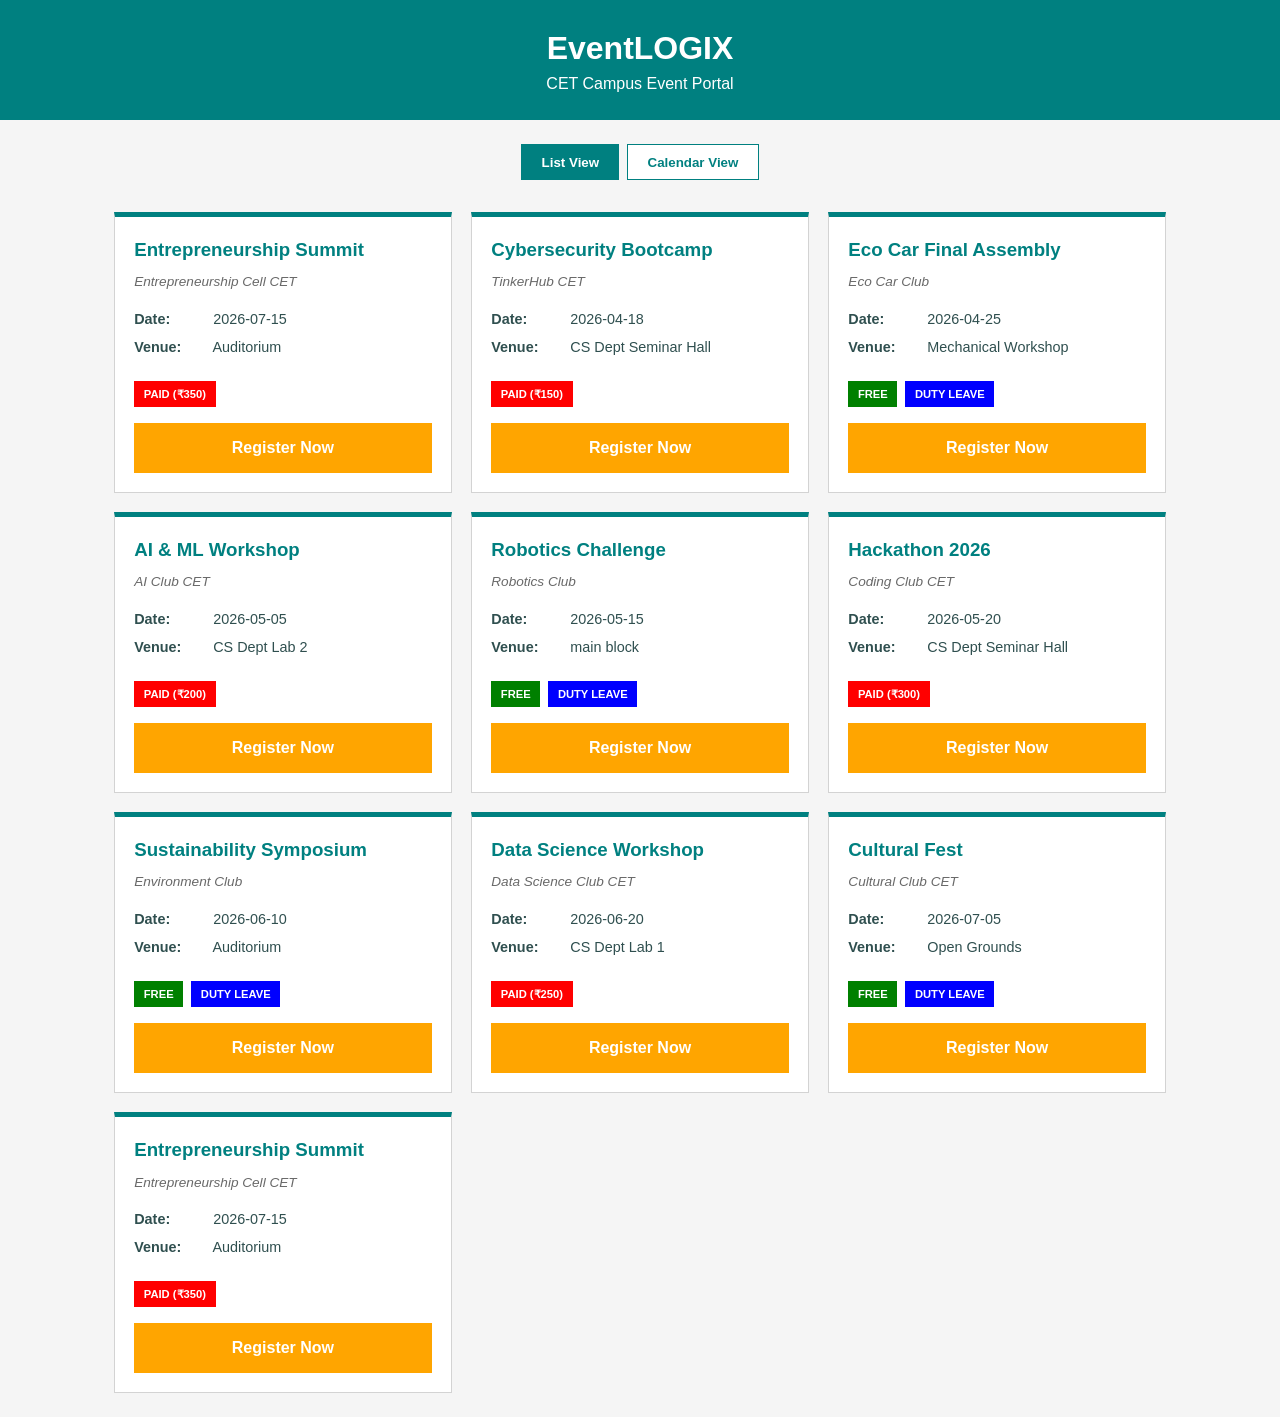
<file: index.html>
<!DOCTYPE html>
<html lang="en">
<head>
    <meta charset="UTF-8">
    <meta name="viewport" content="width=device-width, initial-scale=1.0">
    <title>EventLOGIX | CET Portal</title>
    <link rel="stylesheet" href="style.css">
</head>
<body>

<header>
    <h1>EventLOGIX</h1>
    <p>CET Campus Event Portal</p>
</header>

<main>
    <div class="controls">
        <button id="btn-list" class="toggle-btn active" onclick="switchView('list')">List View</button>
        <button id="btn-calendar" class="toggle-btn" onclick="switchView('calendar')">Calendar View</button>
    </div>

    <div id="list-view" class="active">
        <div id="event-container" class="event-grid"></div>
    </div>

    <div id="calendar-view">
        <div class="cal-wrapper">
            <div class="cal-nav">
                <button class="toggle-btn" onclick="changeMonth(-1)">Prev</button>
                <h3 id="cal-label"></h3>
                <button class="toggle-btn" onclick="changeMonth(1)">Next</button>
            </div>
            <div class="cal-grid" id="cal-grid"></div>
        </div>
    </div>
</main>

<script src="script.js"></script>
</body>
</html>
</file>
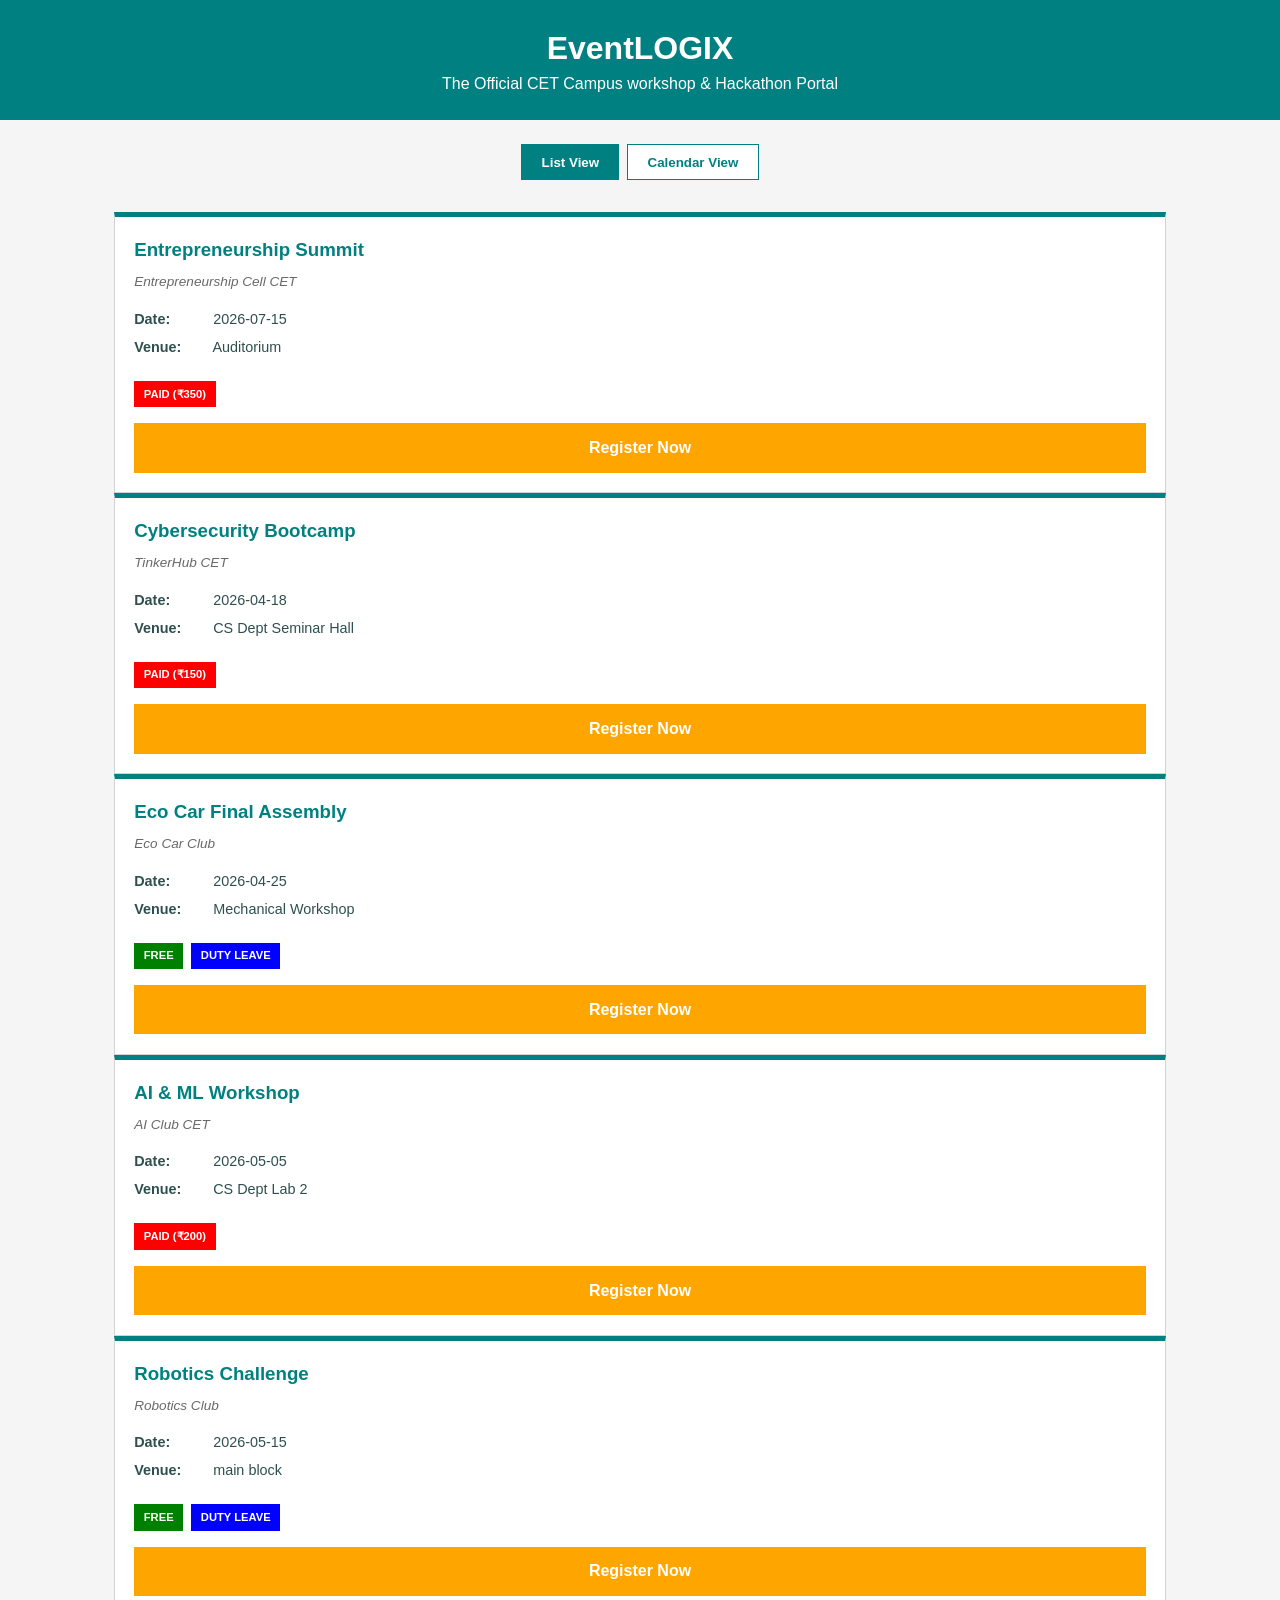
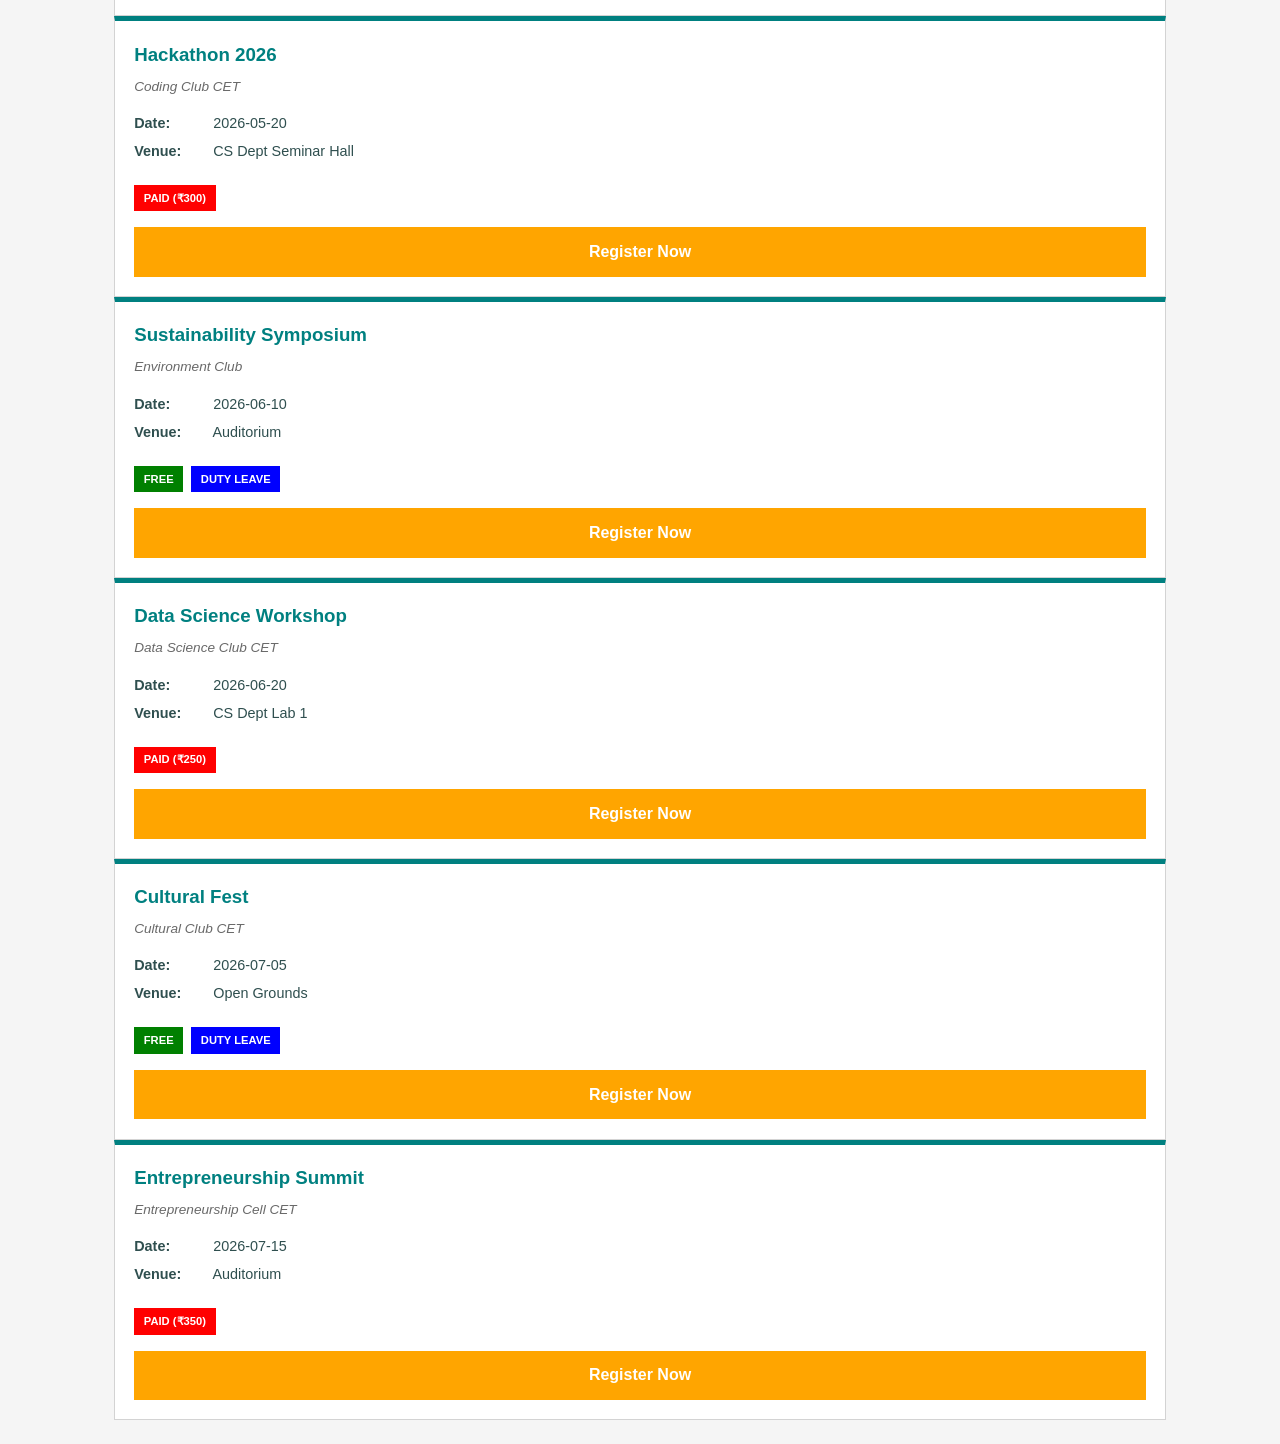
<file: main.html>
<!DOCTYPE html>
<html lang="en">
<head>
    <meta charset="UTF-8">
    <meta name="viewport" content="width=device-width, initial-scale=1.0">
    <title>EventLOGIX</title>
    <link rel="stylesheet" href="style.css">
</head>
<body>

    <header>
        <h1>EventLOGIX</h1>
        <p>The Official CET Campus workshop & Hackathon Portal</p>
    </header>

    <main>
        
        <section class="controls">
            <button id="btn-list" class="toggle-btn active" onclick="switchView('list')">List View</button>
            <button id="btn-calendar" class="toggle-btn" onclick="switchView('calendar')">Calendar View</button>
        </section>

        <div id="list-view" class="active">
            <div id="event-container" class="grid-container"></div>
        </div>

        <div id="calendar-view">
            <div class="calendar-header">
                <button class="toggle-btn" onclick="changeMonth(-1)">&#8592; Prev</button>
                <h2 id="calendar-month-year"></h2>
                <button class="toggle-btn" onclick="changeMonth(1)">Next &#8594;</button>
            </div>
            <div class="calendar-grid" id="calendar-grid"></div>
        </div>

    </main>

    <script src="script.js"></script>
</body>
</html>
</file>
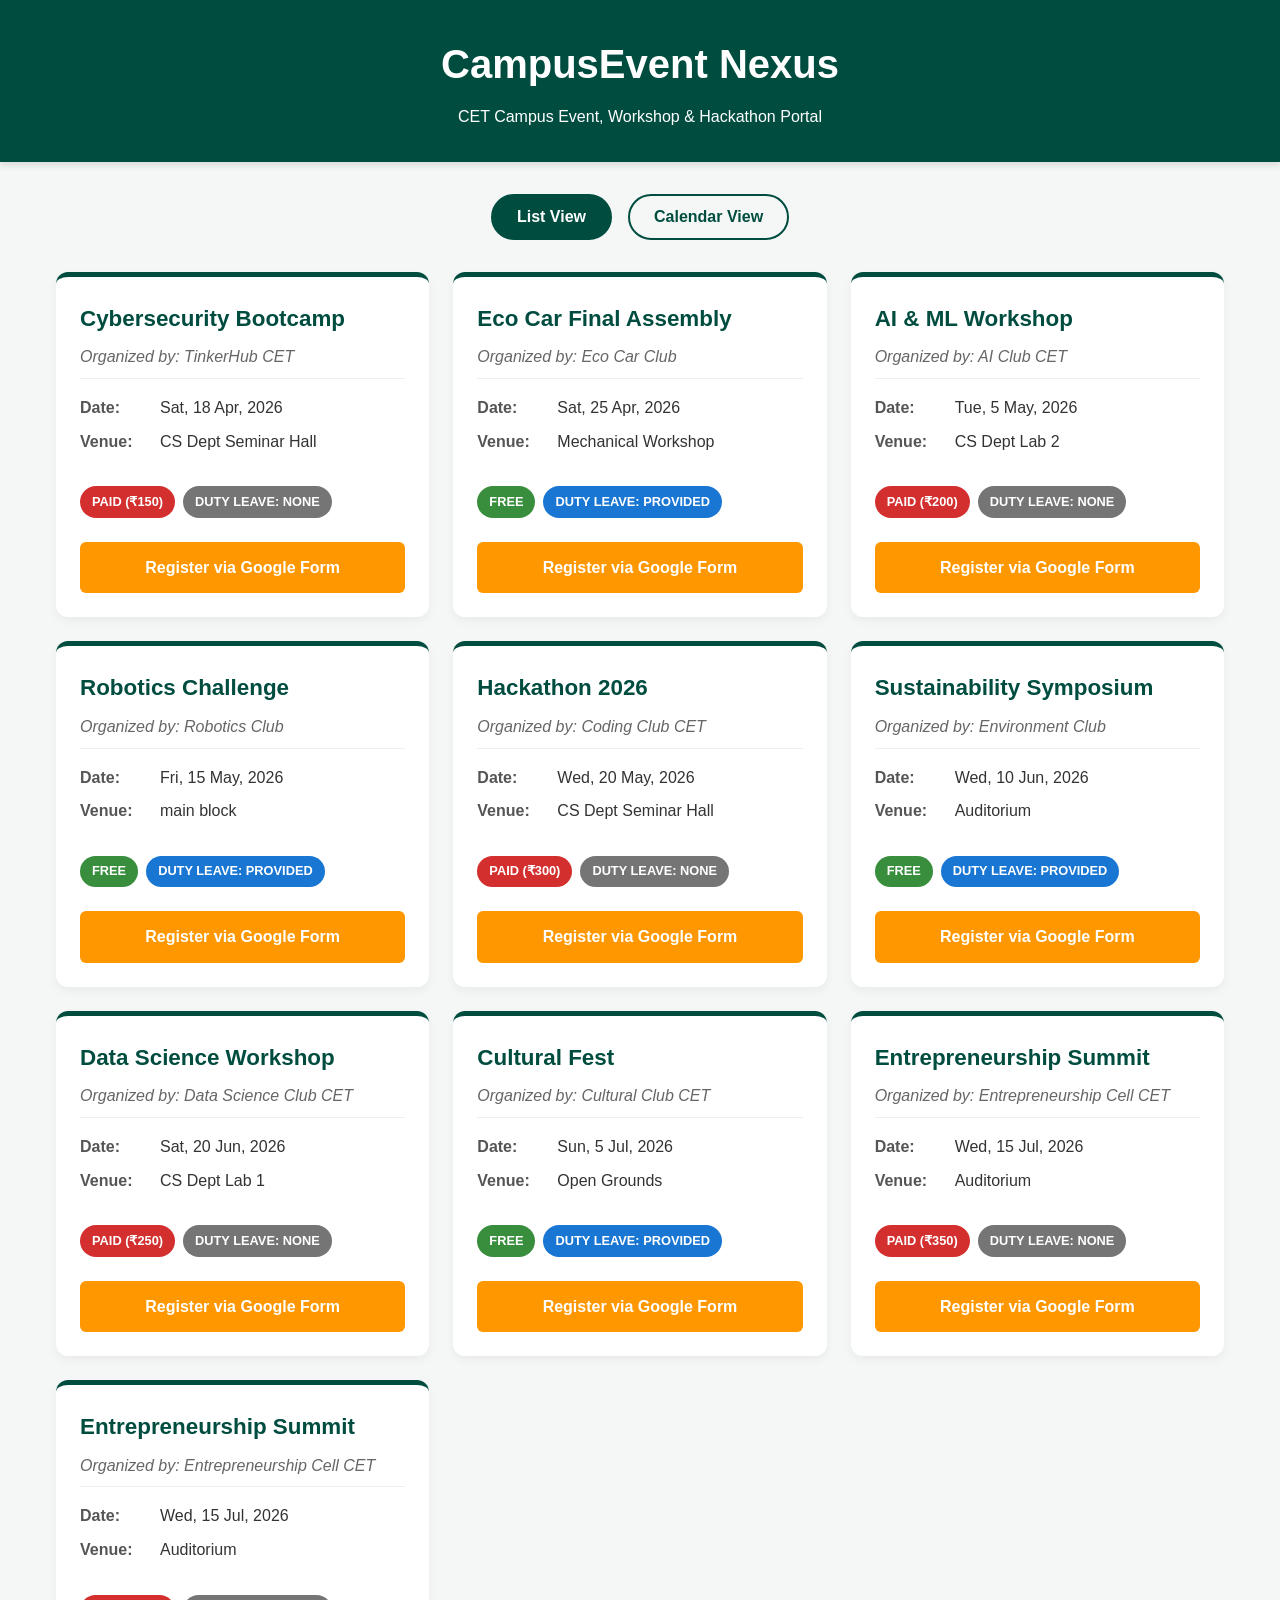
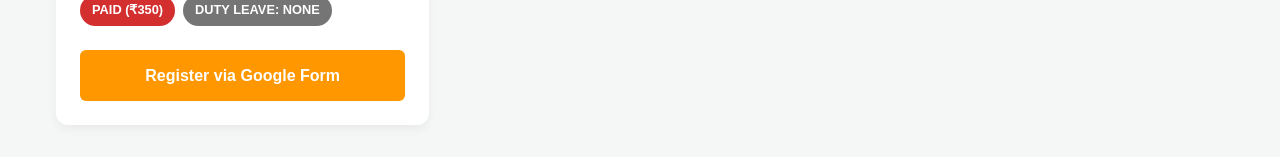
<file: mainfoc.html>
<!DOCTYPE html>
<html lang="en">
<head>
    <meta charset="UTF-8">
    <meta name="viewport" content="width=device-width, initial-scale=1.0">
    <title>EventLOGIX</title>
    <style>
        /* --- 1. CSS STYLING --- */
        :root {
            --primary-color: #004d40;
            --secondary-color: #00796b;
            --accent-color: #ff9800;
            --bg-color: #f4f7f6;
            --text-color: #333;
            --card-bg: #ffffff;
        }

        * {
            box-sizing: border-box;
            margin: 0;
            padding: 0;
            font-family: 'Segoe UI', Tahoma, Geneva, Verdana, sans-serif;
        }

        body {
            background-color: var(--bg-color);
            color: var(--text-color);
            line-height: 1.6;
        }

        header {
            background-color: var(--primary-color);
            color: white;
            padding: 2rem 1rem;
            text-align: center;
            box-shadow: 0 4px 6px rgba(0,0,0,0.1);
        }

        header h1 {
            font-size: 2.5rem;
            margin-bottom: 0.5rem;
        }

        main {
            padding: 2rem 1rem;
            max-width: 1200px;
            margin: 0 auto;
        }

        /* View Toggle Controls */
        .controls {
            display: flex;
            justify-content: center;
            gap: 1rem;
            margin-bottom: 2rem;
        }

        .toggle-btn {
            padding: 0.75rem 1.5rem;
            border: 2px solid var(--primary-color);
            background-color: transparent;
            color: var(--primary-color);
            font-size: 1rem;
            font-weight: bold;
            border-radius: 30px;
            cursor: pointer;
            transition: all 0.3s ease;
        }

        .toggle-btn.active, .toggle-btn:hover {
            background-color: var(--primary-color);
            color: white;
        }

        /* Views Animation */
        #list-view, #calendar-view {
            display: none;
            animation: fadeIn 0.5s ease-in-out;
        }

        #list-view.active, #calendar-view.active {
            display: block;
        }

        @keyframes fadeIn {
            from { opacity: 0; transform: translateY(10px); }
            to { opacity: 1; transform: translateY(0); }
        }

        /* Grid Layout for Event Cards */
        .grid-container {
            display: grid;
            grid-template-columns: repeat(auto-fit, minmax(320px, 1fr));
            gap: 1.5rem;
        }

        /* Event Card Styling */
        .card {
            background: var(--card-bg);
            border-radius: 12px;
            padding: 1.5rem;
            box-shadow: 0 4px 10px rgba(0,0,0,0.05);
            border-top: 5px solid var(--primary-color);
            display: flex;
            flex-direction: column;
            transition: transform 0.2s, box-shadow 0.2s;
        }

        .card:hover {
            transform: translateY(-5px);
            box-shadow: 0 6px 15px rgba(0,0,0,0.1);
        }

        .card h3 {
            color: var(--primary-color);
            margin-bottom: 0.5rem;
            font-size: 1.4rem;
        }

        .card .club-name {
            font-style: italic;
            color: #666;
            margin-bottom: 1rem;
            border-bottom: 1px solid #eee;
            padding-bottom: 0.5rem;
        }

        .detail-row {
            display: flex;
            margin-bottom: 0.5rem;
            align-items: center;
        }

        .detail-row strong {
            width: 80px;
            color: #555;
        }

        /* Badges */
        .badges {
            margin: 1.5rem 0;
            display: flex;
            flex-wrap: wrap;
            gap: 0.5rem;
        }

        .badge {
            padding: 0.35rem 0.75rem;
            border-radius: 20px;
            font-size: 0.8rem;
            font-weight: bold;
            color: white;
            text-transform: uppercase;
        }

        .bg-paid { background-color: #d32f2f; }
        .bg-free { background-color: #388e3c; }
        .bg-leave { background-color: #1976d2; }
        .bg-no-leave { background-color: #757575; }

        /* Google Form Link Button */
        .btn-register {
            margin-top: auto;
            display: block;
            padding: 0.8rem;
            background-color: var(--accent-color);
            color: white;
            text-decoration: none;
            border-radius: 6px;
            font-weight: bold;
            text-align: center;
            transition: background-color 0.2s;
        }

        .btn-register:hover {
            background-color: #e68a00;
        }

        /* Calendar View Styling */
        .calendar-header {
            display: flex;
            justify-content: space-between;
            align-items: center;
            margin-bottom: 1rem;
            background: white;
            padding: 1rem;
            border-radius: 8px;
            box-shadow: 0 2px 5px rgba(0,0,0,0.05);
        }

        .calendar-grid {
            display: grid;
            grid-template-columns: repeat(7, 1fr);
            gap: 5px;
            background: #ddd;
            border: 1px solid #ddd;
            border-radius: 8px;
            overflow: hidden;
        }

        .calendar-day-header {
            background: var(--primary-color);
            color: white;
            padding: 0.5rem;
            text-align: center;
            font-weight: bold;
            font-size: 0.9rem;
        }

        .calendar-day {
            background: white;
            min-height: 100px;
            padding: 0.5rem;
            position: relative;
        }

        .calendar-day.empty {
            background: #f9f9f9;
        }

        .day-number {
            font-weight: bold;
            color: #777;
            margin-bottom: 5px;
            display: block;
        }

        .calendar-event {
            background: var(--secondary-color);
            color: white;
            font-size: 0.75rem;
            padding: 4px;
            border-radius: 4px;
            margin-bottom: 4px;
            cursor: pointer;
            white-space: nowrap;
            overflow: hidden;
            text-overflow: ellipsis;
        }
        
        .calendar-event.paid { background: #d32f2f; }
        .calendar-event:hover { opacity: 0.8; }

        /* Responsive Calendar for Mobile */
        @media (max-width: 768px) {
            .calendar-grid { grid-template-columns: 1fr; }
            .calendar-day-header { display: none; }
            .calendar-day { min-height: auto; padding: 1rem; border-bottom: 1px solid #eee; }
            .calendar-day.empty { display: none; }
            .day-number { display: inline-block; width: 30px; }
            .calendar-event { white-space: normal; }
        }
    </style>
</head>
<body>

    <header>
        <h1>CampusEvent Nexus</h1>
        <p>CET Campus Event, Workshop & Hackathon Portal</p>
    </header>

    <main>
        <section class="controls">
            <button id="btn-list" class="toggle-btn active" onclick="switchView('list')">List View</button>
            <button id="btn-calendar" class="toggle-btn" onclick="switchView('calendar')">Calendar View</button>
        </section>

        <div id="list-view" class="active">
            <div id="event-container" class="grid-container">
                </div>
        </div>

        <div id="calendar-view">
            <div class="calendar-header">
                <button class="toggle-btn" onclick="changeMonth(-1)">&#8592; Prev</button>
                <h2 id="calendar-month-year">April 2026</h2>
                <button class="toggle-btn" onclick="changeMonth(1)">Next &#8594;</button>
            </div>
            <div class="calendar-grid" id="calendar-grid">
                </div>
        </div>
    </main>

    <script>
        // Data Structure (Acts as our static database)
        // REMEMBER: Replace the 'formLink' URLs with your actual Google Form links!
        const events = [
       {
                            id: 1,
                            title: "Entrepreneurship Summit",
                            club: "Entrepreneurship Cell CET",
                            date: "2026-07-15",
                            location: "Auditorium",
                            isFree: false,
                            costText: "Paid (₹350)",
                            dutyLeave: false,
                            formLink: "https://docs.google.com/forms/d/e/1FAIpQLSc_j4WMgxHCGVYMTfJOaY2FZp9O6i1pUC7nRls2keED-490Xw/viewform?usp=publish-editor"
                        },
            {
                id: 2,
                title: "Cybersecurity Bootcamp",
                club: "TinkerHub CET",
                date: "2026-04-18",
                location: "CS Dept Seminar Hall",
                isFree: false,
                costText: "Paid (₹150)",
                dutyLeave: false,
                formLink: "https://docs.google.com/forms/d/e/1FAIpQLSc_j4WMgxHCGVYMTfJOaY2FZp9O6i1pUC7nRls2keED-490Xw/viewform?usp=publish-editor"
            },

            {
                id: 3,
                title: "Eco Car Final Assembly",
                club: "Eco Car Club",
                date: "2026-04-25",
                location: "Mechanical Workshop",
                isFree: true,
                costText: "Free",
                dutyLeave: true,
                formLink: "https://docs.google.com/forms/d/e/1FAIpQLSc_j4WMgxHCGVYMTfJOaY2FZp9O6i1pUC7nRls2keED-490Xw/viewform?usp=publish-editor"
            },
            {
                id: 4,
                title: "AI & ML Workshop",
                club: "AI Club CET",
                date: "2026-05-05",
                location: "CS Dept Lab 2",
                isFree: false,
                costText: "Paid (₹200)",
                dutyLeave: false,
                formLink: "https://docs.google.com/forms/d/e/1FAIpQLSc_j4WMgxHCGVYMTfJOaY2FZp9O6i1pUC7nRls2keED-490Xw/viewform?usp=publish-editor"
            },{
                id: 5,
                title: "Robotics Challenge",
                club: "Robotics Club",
                date: "2026-05-15",
                location: "main block",
                isFree: true,
                costText: "Free",
                dutyLeave: true,
                formLink: "https://docs.google.com/forms/d/e/1FAIpQLSc_j4WMgxHCGVYMTfJOaY2FZp9O6i1pUC7nRls2keED-490Xw/viewform?usp=publish-editor"
            },
                {
                    id: 6,
                    title: "Hackathon 2026",
                    club: "Coding Club CET",
                    date: "2026-05-20",
                    location: "CS Dept Seminar Hall",
                    isFree: false,
                    costText: "Paid (₹300)",
                    dutyLeave: false,
                    formLink: "https://docs.google.com/forms/d/e/1FAIpQLSc_j4WMgxHCGVYMTfJOaY2FZp9O6i1pUC7nRls2keED-490Xw/viewform?usp=publish-editor"
                },
                    {
                        id: 7,
                        title: "Sustainability Symposium",
                        club: "Environment Club",
                        date: "2026-06-10",
                        location: "Auditorium",
                        isFree: true,
                        costText: "Free",
                        dutyLeave: true,
                        formLink: "https://docs.google.com/forms/d/e/1FAIpQLSc_j4WMgxHCGVYMTfJOaY2FZp9O6i1pUC7nRls2keED-490Xw/viewform?usp=publish-editor"
                    },
                    {
                        id: 8,
                        title: "Data Science Workshop",
                        club: "Data Science Club CET",
                        date: "2026-06-20",
                        location: "CS Dept Lab 1",
                        isFree: false,
                        costText: "Paid (₹250)",
                        dutyLeave: false,
                        formLink: "https://docs.google.com/forms/d/e/1FAIpQLSc_j4WMgxHCGVYMTfJOaY2FZp9O6i1pUC7nRls2keED-490Xw/viewform?usp=publish-editor"
                    },
                        {
                            id: 9,
                            title: "Cultural Fest",
                            club: "Cultural Club CET",
                            date: "2026-07-05",
                            location: "Open Grounds",
                            isFree: true,
                            costText: "Free",
                            dutyLeave: true,
                            formLink: "https://docs.google.com/forms/d/e/1FAIpQLSc_j4WMgxHCGVYMTfJOaY2FZp9O6i1pUC7nRls2keED-490Xw/viewform?usp=publish-editor"
                        },
                        {
                            id: 10,
                            title: "Entrepreneurship Summit",
                            club: "Entrepreneurship Cell CET",
                            date: "2026-07-15",
                            location: "Auditorium",
                            isFree: false,
                            costText: "Paid (₹350)",
                            dutyLeave: false,
                            formLink: "https://docs.google.com/forms/d/e/1FAIpQLSc_j4WMgxHCGVYMTfJOaY2FZp9O6i1pUC7nRls2keED-490Xw/viewform?usp=publish-editor"
                        }









        ];

        // Global Variable for Calendar Month (Starts at April 2026)
        let currentDate = new Date(2026, 3, 1); 

        // View Switcher Logic (Uses localStorage for Caching)
        function switchView(view) {
            localStorage.setItem('preferredView', view);

            document.getElementById('list-view').classList.remove('active');
            document.getElementById('calendar-view').classList.remove('active');
            document.getElementById('btn-list').classList.remove('active');
            document.getElementById('btn-calendar').classList.remove('active');

            if(view === 'list') {
                document.getElementById('list-view').classList.add('active');
                document.getElementById('btn-list').classList.add('active');
            } else {
                document.getElementById('calendar-view').classList.add('active');
                document.getElementById('btn-calendar').classList.add('active');
                renderCalendar();
            }
        }

        // Render List View Cards
        function renderList() {
            const container = document.getElementById('event-container');
            container.innerHTML = ""; 

            // Sort events chronologically
            const sortedEvents = [...events].sort((a, b) => new Date(a.date) - new Date(b.date));

            sortedEvents.forEach(event => {
                const costClass = event.isFree ? "bg-free" : "bg-paid";
                const leaveBadge = event.dutyLeave 
                    ? `<span class="badge bg-leave">Duty Leave: Provided</span>` 
                    : `<span class="badge bg-no-leave">Duty Leave: None</span>`;

                const dateObj = new Date(event.date);
                const formattedDate = dateObj.toLocaleDateString('en-IN', { weekday: 'short', year: 'numeric', month: 'short', day: 'numeric' });

                const cardHTML = `
                    <div class="card">
                        <h3>${event.title}</h3>
                        <p class="club-name">Organized by: ${event.club}</p>
                        
                        <div class="detail-row">
                            <strong>Date:</strong> <span>${formattedDate}</span>
                        </div>
                        <div class="detail-row">
                            <strong>Venue:</strong> <span>${event.location}</span>
                        </div>
                        
                        <div class="badges">
                            <span class="badge ${costClass}">${event.costText}</span>
                            ${leaveBadge}
                        </div>

                        <a href="${event.formLink}" target="_blank" class="btn-register">Register via Google Form</a>
                    </div>
                `;
                container.innerHTML += cardHTML;
            });
        }

        // Calendar Logic
        function changeMonth(dir) {
            currentDate.setMonth(currentDate.getMonth() + dir);
            renderCalendar();
        }

        function renderCalendar() {
            const monthYear = document.getElementById('calendar-month-year');
            const grid = document.getElementById('calendar-grid');
            grid.innerHTML = "";

            const year = currentDate.getFullYear();
            const month = currentDate.getMonth();

            monthYear.textContent = currentDate.toLocaleDateString('en-US', { month: 'long', year: 'numeric' });

            const days = ['Sun', 'Mon', 'Tue', 'Wed', 'Thu', 'Fri', 'Sat'];
            days.forEach(day => {
                grid.innerHTML += `<div class="calendar-day-header">${day}</div>`;
            });

            const firstDay = new Date(year, month, 1).getDay();
            const daysInMonth = new Date(year, month + 1, 0).getDate();

            for (let i = 0; i < firstDay; i++) {
                grid.innerHTML += `<div class="calendar-day empty"></div>`;
            }

            for (let day = 1; day <= daysInMonth; day++) {
                const dateString = `${year}-${String(month + 1).padStart(2, '0')}-${String(day).padStart(2, '0')}`;
                const daysEvents = events.filter(e => e.date === dateString);
                
                let eventsHTML = "";
                daysEvents.forEach(e => {
                    const eventClass = e.isFree ? '' : 'paid';
                    // The event block is now an interactive anchor tag!
                    eventsHTML += `<a href="${e.formLink}" target="_blank" class="calendar-event ${eventClass}" style="display: block; text-decoration: none;" title="Click to register for ${e.title} at ${e.location}">${e.title}</a>`;
                });

                grid.innerHTML += `
                    <div class="calendar-day">
                        <span class="day-number">${day}</span>
                        ${eventsHTML}
                    </div>
                `;
            }
        }

        // Initialize App on Window Load
        window.onload = () => {
            renderList(); 
            
            // Check localStorage cache for user's previous view
            const savedPreference = localStorage.getItem('preferredView');
            if (savedPreference) {
                switchView(savedPreference);
            } else {
                switchView('list'); 
            }
        };
    </script>
</body>
</html>
</file>
<file: style.css>
/* --- 1. CORE THEME & VARIABLES --- */
:root {
    /* The main theme color used for headers and borders */
    --primary: teal;    
    
    /* A lighter teal used for calendar event blocks */
    --secondary: lightseagreen;  
    
    /* A bright color used to make the Register buttons pop */
    --accent: orange;     
    
    /* A very light gray used for the background of the whole page */
    --bg: whitesmoke;         
    
    /* Used for the background of the event cards */
    --card: white;       
    
    /* Dark gray for standard text (easier to read than pure black) */
    --text: darkslategray;       
    
    /* Light gray used for lines around cards and calendar grids */
    --border: lightgray;     
}

/* --- 2. RESET & BASE --- */
* { 
    /* Ensures padding and borders don't accidentally make elements wider */
    box-sizing: border-box; 
    
    /* Removes all default browser margins */
    margin: 0;              
    
    /* Removes all default browser padding */
    padding: 0;             
    
    /* Sets the default font for the whole site */
    font-family: 'Segoe UI', sans-serif; 
}

body { 
    /* Uses the background variable defined at the top */
    background-color: var(--bg); 
    
    /* Uses the standard text color variable */
    color: var(--text);          
    
    /* Adds a little breathing room between lines of text */
    line-height: 1.5;            
}

/* --- 3. LAYOUT COMPONENTS --- */
header { 
    /* Sets the banner background to teal */
    background: var(--primary); 
    
    /* Makes the text inside the banner white */
    color: white;               
    
    /* Adds space inside the banner so text doesn't touch the edges */
    padding: 1.5rem;            
    
    /* Centers the text perfectly */
    text-align: center;         
}

main { 
    /* Prevents the content from stretching too wide on large screens */
    max-width: 1100px; 
    
    /* Centers the main container in the middle of the screen */
    margin: 0 auto;    
    
    /* Adds padding inside the main area */
    padding: 1.5rem;   
}

/* --- 4. NAVIGATION & CONTROLS --- */
.controls { 
    /* Uses Flexbox to align items in a row */
    display: flex;             
    
    /* Centers the buttons horizontally */
    justify-content: center;   
    
    /* Adds a small gap between the two buttons */
    gap: 0.5rem;               
    
    /* Adds space below the buttons to separate them from the content */
    margin-bottom: 2rem;       
}

.toggle-btn {
    /* Adds inner spacing (top/bottom, left/right) */
    padding: 0.6rem 1.2rem;            
    
    /* Gives the button a thin teal border */
    border: 1px solid var(--primary);  
    
    /* Sets the button background to white */
    background: white;                 
    
    /* Sets the text color to teal */
    color: var(--primary);             
    
    /* Makes the button text bold */
    font-weight: bold;                 
    
    /* Changes the mouse to a pointing hand icon when hovering */
    cursor: pointer;                   
}

.toggle-btn.active { 
    /* Flips the background to teal when this button is selected */
    background: var(--primary); 
    
    /* Flips the text to white when selected */
    color: white;               
}

/* --- 5. LIST VIEW (GRID) --- */
#list-view, #calendar-view { 
    /* Hides both sections by default */
    display: none; 
}

#list-view.active, #calendar-view.active { 
    /* Shows a section ONLY if it has the 'active' class attached to it */
    display: block; 
}

.event-grid {
    /* Turns on CSS Grid for automatic card layout */
    display: grid; 
    
    /* Creates columns that fit the screen, minimum 300px wide */
    grid-template-columns: repeat(auto-fit, minmax(300px, 1fr));
    
    /* Adds space between the cards */
    gap: 1.2rem;   
}

.card {
    /* Sets card background to white */
    background: var(--card);                 
    
    /* Adds inner spacing */
    padding: 1.2rem;                         
    
    /* Adds a light gray border around the whole card */
    border: 1px solid var(--border);         
    
    /* Adds a thick teal decorative line at the top */
    border-top: 5px solid var(--primary);    
    
    /* Uses flexbox inside the card so we can arrange the contents */
    display: flex;                           
    
    /* Stacks the card's contents vertically (top to bottom) */
    flex-direction: column;                  
}

.card h3 { 
    /* Makes the event title teal */
    color: var(--primary); 
    
    /* Adds a small space below the title */
    margin-bottom: 0.5rem; 
}

.club-tag { 
    /* Makes the text slightly smaller */
    font-size: 0.85rem;    
    
    /* Uses a standard dark gray name instead of #666 */
    color: dimgray;           
    
    /* Slants the text */
    font-style: italic;    
    
    /* Adds space below the club name */
    margin-bottom: 1rem;   
}

.details { 
    /* Makes text slightly smaller than standard body text */
    font-size: 0.9rem;      
    
    /* Adds space below the row */
    margin-bottom: 0.4rem;  
}

.details b { 
    /* Allows us to set a specific width on bold text */
    display: inline-block;  
    
    /* Fixes the width so the actual dates/venues line up perfectly vertically */
    width: 75px;            
}

/* --- 6. BADGES & BUTTONS --- */
.badge-row { 
    /* Adds space above and below the badges */
    margin: 1rem 0;  
    
    /* Aligns badges in a horizontal row */
    display: flex;   
    
    /* Adds a small gap between badges */
    gap: 0.5rem;     
}

.badge { 
    /* Adds inner spacing */
    padding: 0.3rem 0.6rem;    
    
    /* Makes the text very small */
    font-size: 0.7rem;         
    
    /* Makes text bold */
    font-weight: bold;         
    
    /* Makes text white */
    color: white;              
    
    /* Forces all letters to be CAPITALIZED */
    text-transform: uppercase; 
}

.bg-free { 
    /* Uses the standard color green for free events */
    background: green; 
} 

.bg-paid { 
    /* Uses the standard color red for paid events */
    background: red; 
} 

.bg-dl { 
    /* Uses the standard color blue for Duty Leave */
    background: blue; 
} 

.btn-reg {
    /* Makes the link act like a block element instead of standard text */
    display: block;             
    
    /* Forces the button to stretch across the whole card width */
    width: 100%;                
    
    /* Adds inner spacing for a larger click area */
    padding: 0.8rem;            
    
    /* Uses the orange accent color */
    background: var(--accent);  
    
    /* Makes text white */
    color: white;               
    
    /* Centers the text */
    text-align: center;         
    
    /* Removes the default underline from the link */
    text-decoration: none;      
    
    /* Makes text bold */
    font-weight: bold;          
    
    /* Pushes the button to the absolute bottom of the card */
    margin-top: auto;           
}

/* --- 7. CALENDAR VIEW --- */
.cal-wrapper { 
    /* White background for the calendar area */
    background: white; 
    
    /* Light gray border around the calendar */
    border: 1px solid var(--border); 
}

.cal-nav { 
    /* Uses flexbox for the top calendar controls */
    display: flex; 
    
    /* Pushes Prev to the left, Next to the right, Month to the middle */
    justify-content: space-between; 
    
    /* Centers items vertically */
    align-items: center;            
    
    /* Adds inner padding */
    padding: 1rem; 
    
    /* Adds a line separating the header from the grid below */
    border-bottom: 1px solid var(--border); 
}

.cal-grid { 
    /* Turns on CSS grid for the days */
    display: grid; 
    
    /* Forces exactly 7 equal columns for the days of the week */
    grid-template-columns: repeat(7, 1fr); 
    
    /* Makes the background gray behind the cells */
    background: var(--border);             
    
    /* Leaves a 1px gap between cells, letting the gray background peek through as grid lines */
    gap: 1px;                              
}

.cal-cell { 
    /* Makes the individual cell white */
    background: white;        
    
    /* Ensures cells are at least 100px tall */
    min-height: 100px;        
    
    /* Adds space inside the day square */
    padding: 0.4rem;          
}

.cal-header-cell { 
    /* Uses a standard light gray color for the Mon/Tue/Wed headers */
    background: whitesmoke;      
    
    /* Adds padding */
    padding: 0.5rem;          
    
    /* Centers the day text */
    text-align: center;       
    
    /* Makes the text bold */
    font-weight: bold; 
    
    /* Makes the text smaller */
    font-size: 0.8rem; 
}

.cal-ev-link {
    /* Makes the event link fill the cell horizontally */
    display: block;                  
    
    /* Uses the lighter teal color for standard events */
    background: var(--secondary);    
    
    /* Makes text white */
    color: white; 
    
    /* Very small font to fit inside the square */
    font-size: 0.65rem;              
    
    /* Tiny inner spacing */
    padding: 2px 4px;                
    
    /* Tiny space above the event block */
    margin-top: 3px;                 
    
    /* Removes underline from link */
    text-decoration: none;           
    
    /* Hides text that goes beyond the box */
    overflow: hidden;                
    
    /* Adds "..." to cut-off text */
    text-overflow: ellipsis;         
    
    /* Forces text to stay on one single line */
    white-space: nowrap;             
}

.cal-ev-link.paid { 
    /* Uses the standard color red for paid events on the calendar */
    background: red; 
}
</file>
